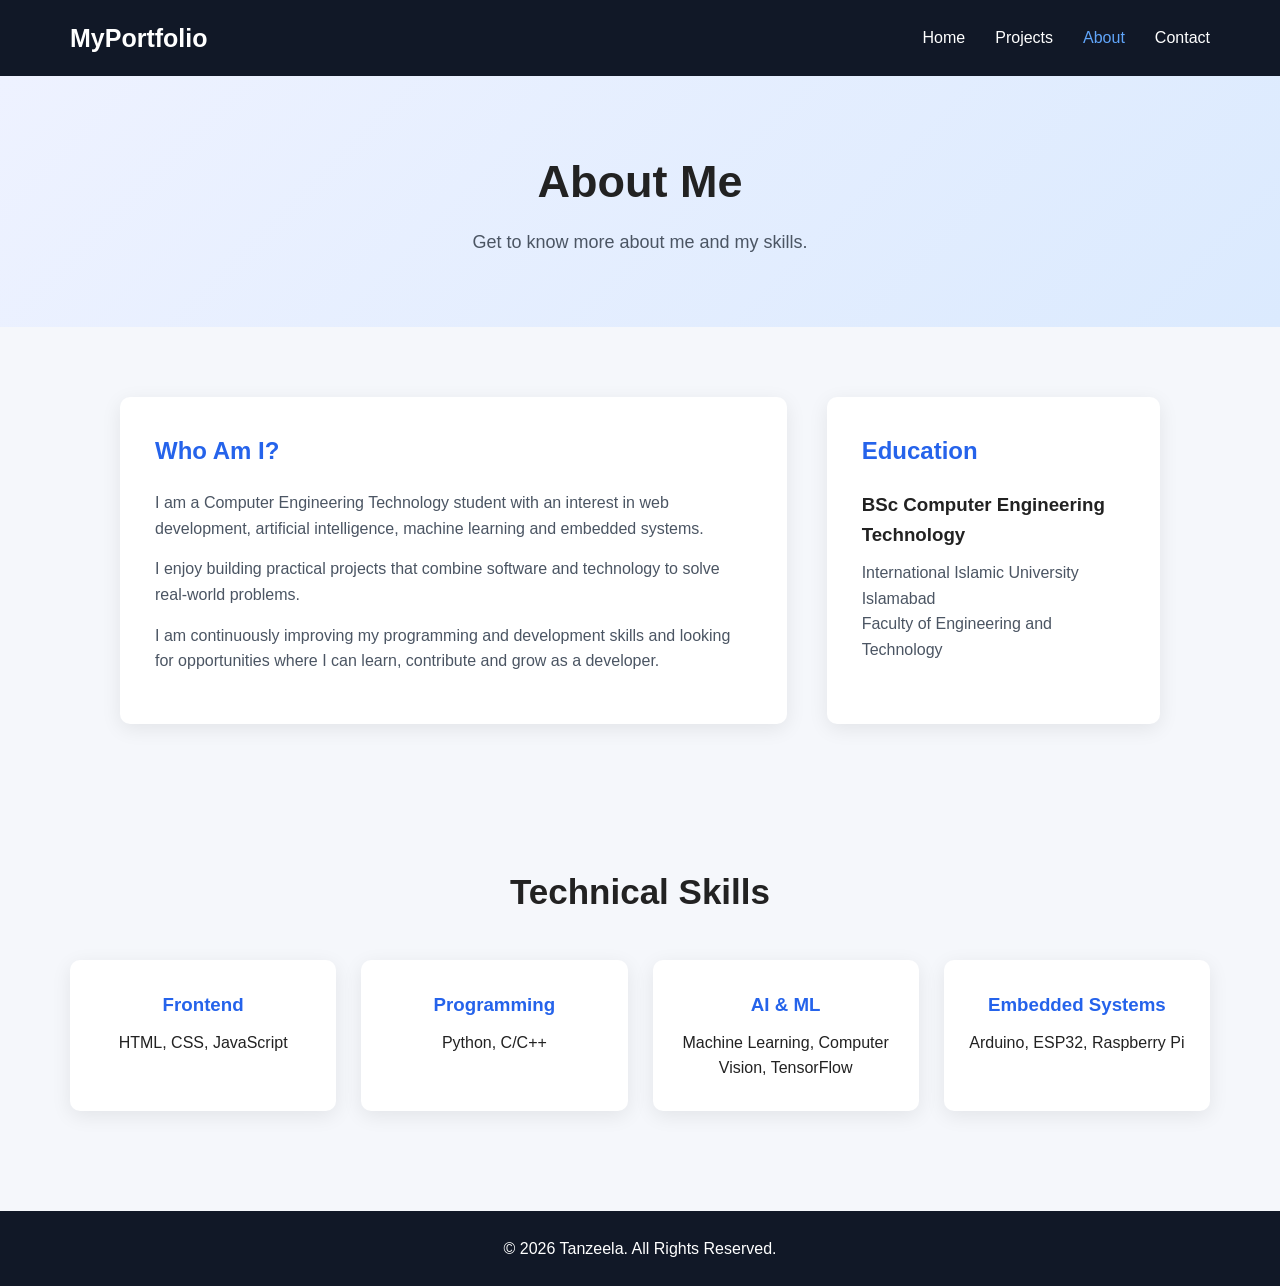
<file: about.html>
<!DOCTYPE html>
<html lang="en">
<head>
    <meta charset="UTF-8">
    <meta name="viewport" content="width=device-width, initial-scale=1.0">
    <title>My Portfolio | About</title>
    <link rel="stylesheet" href="style.css">
</head>

<body>

<header>
    <nav class="navbar">
        <div class="logo">MyPortfolio</div>

        <ul class="nav-links">
            <li><a href="index.html">Home</a></li>
            <li><a href="projects.html">Projects</a></li>
            <li><a href="about.html" class="active">About</a></li>
            <li><a href="contact.html">Contact</a></li>
        </ul>
    </nav>
</header>

<main>

    <section class="page-header">
        <h1>About Me</h1>
        <p>Get to know more about me and my skills.</p>
    </section>

    <section class="about-section">

        <div class="about-content">

            <div class="about-text">
                <h2>Who Am I?</h2>

                <p>
                    I am a Computer Engineering Technology student with an
                    interest in web development, artificial intelligence,
                    machine learning and embedded systems.
                </p>

                <p>
                    I enjoy building practical projects that combine software
                    and technology to solve real-world problems.
                </p>

                <p>
                    I am continuously improving my programming and development
                    skills and looking for opportunities where I can learn,
                    contribute and grow as a developer.
                </p>
            </div>

            <div class="education-box">

                <h2>Education</h2>

                <h3>BSc Computer Engineering Technology</h3>

                <p>
                    International Islamic University Islamabad
                </p>

                <p>
                    Faculty of Engineering and Technology
                </p>

            </div>

        </div>

    </section>

    <section class="skills-section">

        <h2>Technical Skills</h2>

        <div class="skills-container">

            <div class="skill-card">
                <h3>Frontend</h3>
                <p>HTML, CSS, JavaScript</p>
            </div>

            <div class="skill-card">
                <h3>Programming</h3>
                <p>Python, C/C++</p>
            </div>

            <div class="skill-card">
                <h3>AI & ML</h3>
                <p>Machine Learning, Computer Vision, TensorFlow</p>
            </div>

            <div class="skill-card">
                <h3>Embedded Systems</h3>
                <p>Arduino, ESP32, Raspberry Pi</p>
            </div>

        </div>

    </section>

</main>

<footer>
    <p>&copy; 2026 Tanzeela. All Rights Reserved.</p>
</footer>

</body>
</html>
</file>
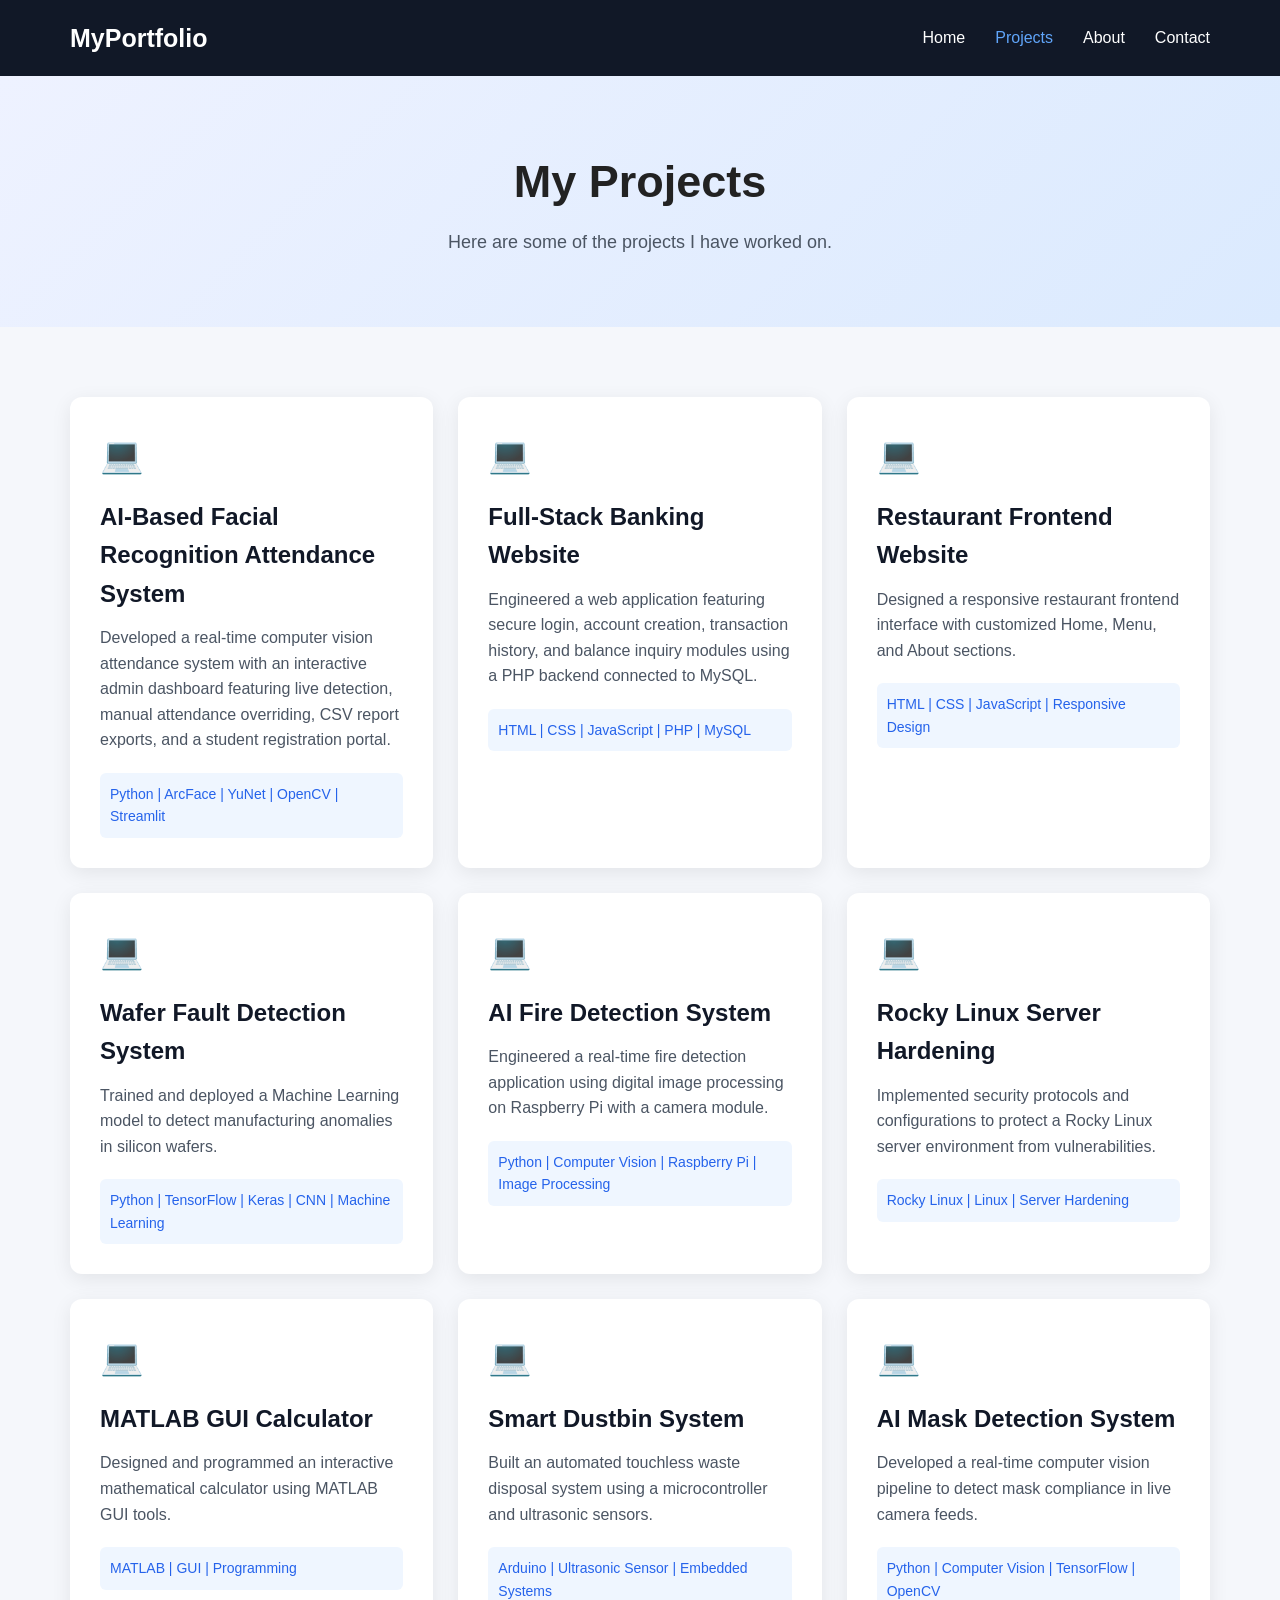
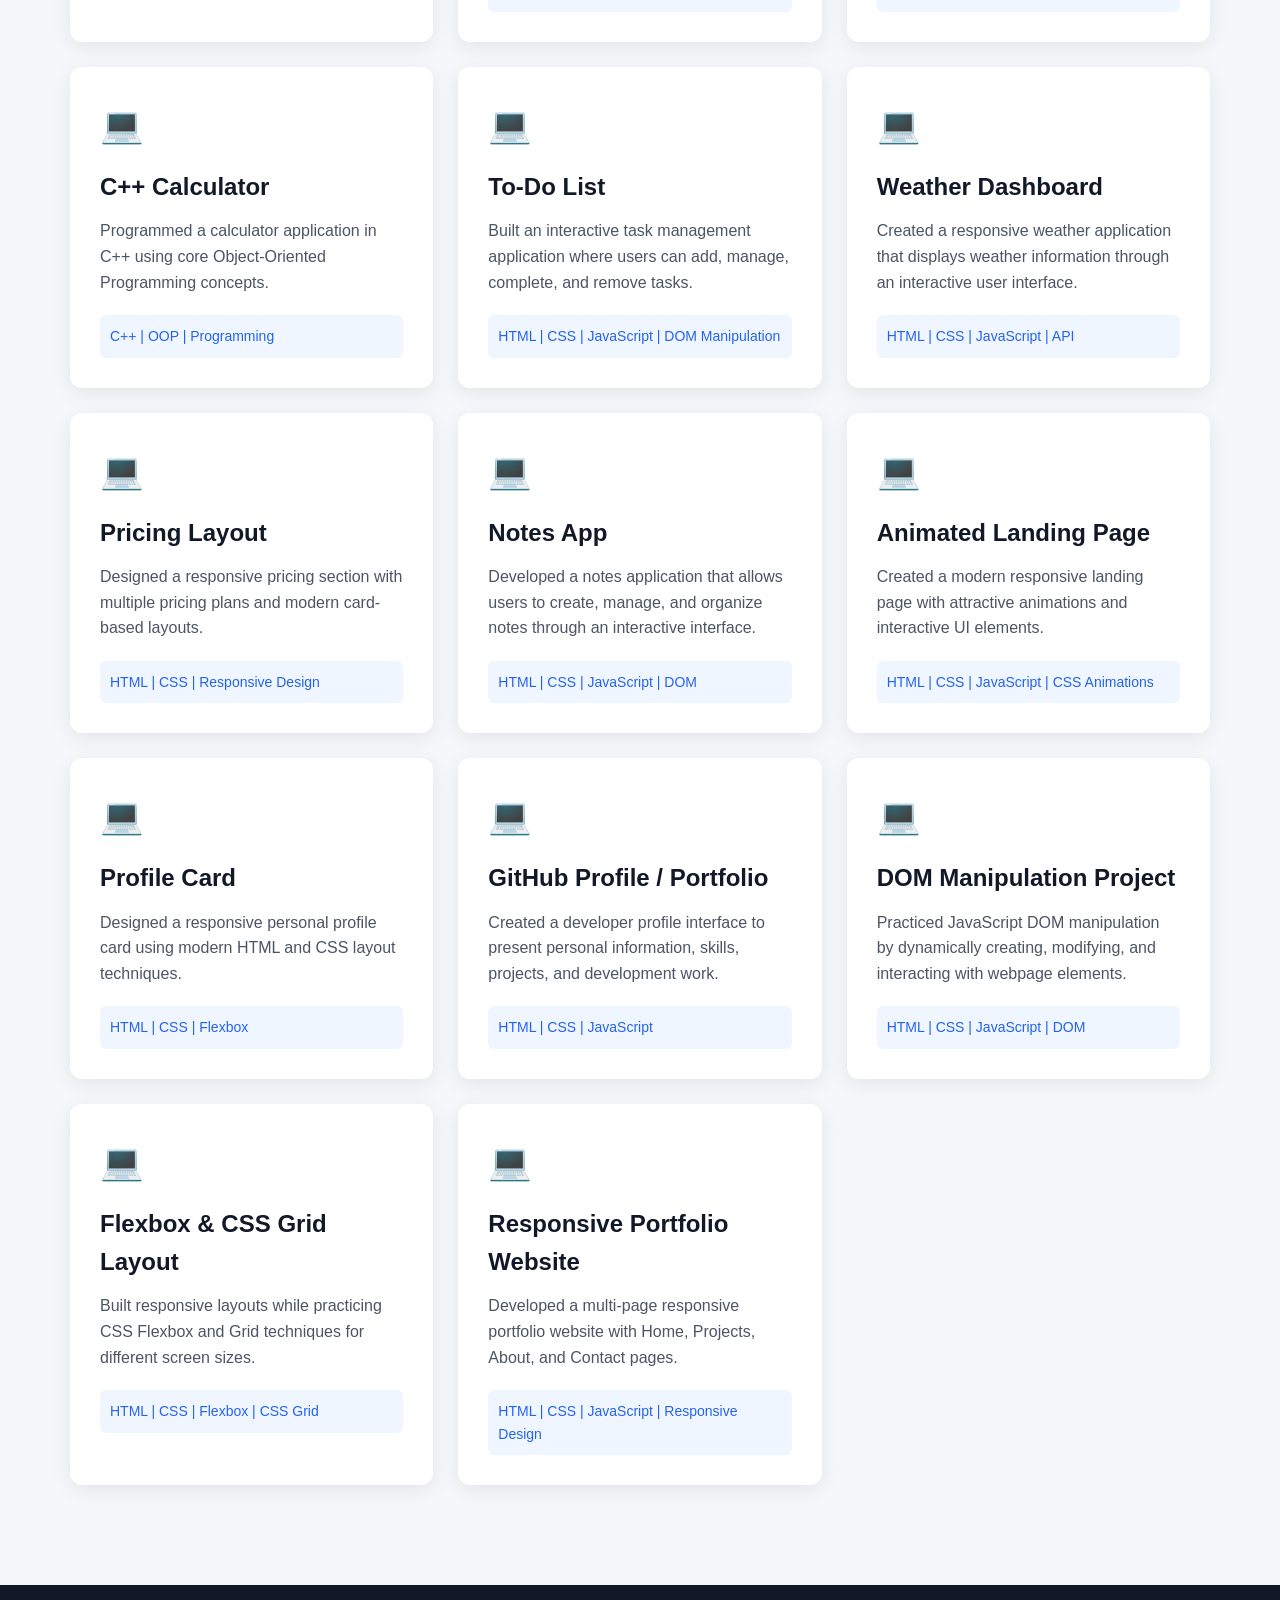
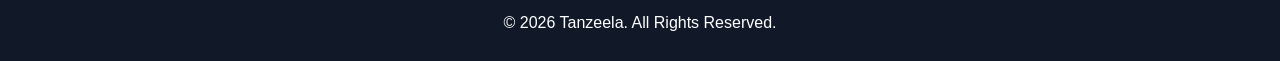
<file: projects.html>
<!DOCTYPE html>
<html lang="en">

<head>
    <meta charset="UTF-8">

    <meta name="viewport" content="width=device-width, initial-scale=1.0">

    <title>My Portfolio | Projects</title>

    <link rel="stylesheet" href="style.css">
</head>

<body>

    <!-- NAVBAR -->
    <header>

        <nav class="navbar">

            <div class="logo">
                MyPortfolio
            </div>

            <ul class="nav-links">

                <li>
                    <a href="index.html">Home</a>
                </li>

                <li>
                    <a href="projects.html" class="active">Projects</a>
                </li>

                <li>
                    <a href="about.html">About</a>
                </li>

                <li>
                    <a href="contact.html">Contact</a>
                </li>

            </ul>

        </nav>

    </header>


    <!-- PAGE HEADER -->

    <section class="page-header">

        <h1>My Projects</h1>

        <p>
            Here are some of the projects I have worked on.
        </p>

    </section>


    <!-- PROJECTS -->

    <main>

        <section class="projects-section">

            <div
                id="projectContainer"
                class="projects-container">
            </div>

        </section>

    </main>


    <!-- FOOTER -->

    <footer>

        <p>
            &copy; 2026 Tanzeela. All Rights Reserved.
        </p>

    </footer>


    <!-- JAVASCRIPT -->

    <script src="script.js"></script>

</body>

</html>
</file>
<file: style.css>
/* ========================================
   GLOBAL STYLES
======================================== */

* {
    margin: 0;
    padding: 0;
    box-sizing: border-box;
}


body {
    font-family: Arial, Helvetica, sans-serif;
    background-color: #f5f7fb;
    color: #222;
    line-height: 1.6;
}


a {
    text-decoration: none;
}


ul {
    list-style: none;
}


/* ========================================
   NAVBAR
======================================== */

header {
    background-color: #111827;
}


.navbar {
    max-width: 1200px;
    margin: auto;
    padding: 18px 30px;

    display: flex;
    justify-content: space-between;
    align-items: center;
}


.logo {
    color: white;
    font-size: 25px;
    font-weight: bold;
}


.nav-links {
    display: flex;
    gap: 30px;
}


.nav-links a {
    color: white;
    font-size: 16px;
    transition: 0.3s;
}


.nav-links a:hover,
.nav-links a.active {
    color: #60a5fa;
}


/* ========================================
   HERO
======================================== */

.hero {
    min-height: 75vh;

    display: flex;
    align-items: center;
    justify-content: center;

    padding: 60px 20px;

    background: linear-gradient(
        135deg,
        #eef2ff,
        #dbeafe
    );
}


.hero-content {
    max-width: 800px;
    text-align: center;
}


.welcome {
    color: #2563eb;
    font-weight: bold;
    letter-spacing: 2px;
    margin-bottom: 15px;
}


.hero h1 {
    font-size: 55px;
    margin-bottom: 10px;
}


.hero h1 span {
    color: #2563eb;
}


.hero h2 {
    font-size: 25px;
    margin-bottom: 20px;
    color: #374151;
}


.hero p {
    font-size: 18px;
    color: #4b5563;
}


.hero-buttons {
    margin-top: 30px;

    display: flex;
    justify-content: center;
    gap: 15px;
}


/* ========================================
   BUTTON
======================================== */

.btn {
    display: inline-block;

    background-color: #2563eb;
    color: white;

    padding: 12px 25px;

    border-radius: 7px;

    border: none;

    cursor: pointer;

    font-size: 16px;

    transition: 0.3s;
}


.btn:hover {
    background-color: #1d4ed8;
    transform: translateY(-2px);
}


.secondary-btn {
    background-color: #111827;
}


.secondary-btn:hover {
    background-color: #374151;
}


/* ========================================
   SKILLS
======================================== */

.skills-section {
    max-width: 1200px;
    margin: auto;

    padding: 70px 30px;
}


.skills-section > h2 {
    text-align: center;
    font-size: 35px;
    margin-bottom: 40px;
}


.skills-container {
    display: grid;

    grid-template-columns:
        repeat(4, 1fr);

    gap: 25px;
}


.skill-card {
    background-color: white;

    padding: 30px 20px;

    text-align: center;

    border-radius: 10px;

    box-shadow:
        0 5px 20px rgba(0, 0, 0, 0.08);

    transition: 0.3s;
}


.skill-card:hover {
    transform: translateY(-5px);
}


.skill-card h3 {
    color: #2563eb;
    margin-bottom: 10px;
}


/* ========================================
   PAGE HEADER
======================================== */

.page-header {
    background: linear-gradient(
        135deg,
        #eef2ff,
        #dbeafe
    );

    text-align: center;

    padding: 70px 20px;
}


.page-header h1 {
    font-size: 45px;
    margin-bottom: 10px;
}


.page-header p {
    color: #4b5563;
    font-size: 18px;
}


/* ========================================
   PROJECTS
======================================== */

.projects-section {
    max-width: 1200px;

    margin: auto;

    padding: 70px 30px;
}


.projects-container {
    display: grid;

    grid-template-columns:
        repeat(3, 1fr);

    gap: 25px;
}


.project-card {
    background-color: white;

    padding: 30px;

    border-radius: 12px;

    box-shadow:
        0 5px 20px rgba(0, 0, 0, 0.08);

    transition: 0.3s;
}


.project-card:hover {
    transform: translateY(-7px);

    box-shadow:
        0 10px 25px rgba(0, 0, 0, 0.12);
}


.project-icon {
    font-size: 35px;
    margin-bottom: 15px;
}


.project-card h2 {
    margin-bottom: 12px;
    color: #111827;
}


.project-card p {
    color: #4b5563;
    margin-bottom: 20px;
}


.technologies {
    background-color: #eff6ff;

    color: #2563eb;

    padding: 10px;

    border-radius: 6px;

    font-size: 14px;
}


/* ========================================
   ABOUT
======================================== */

.about-section {
    max-width: 1100px;

    margin: auto;

    padding: 70px 30px;
}


.about-content {
    display: grid;

    grid-template-columns:
        2fr 1fr;

    gap: 40px;
}


.about-text,
.education-box {
    background-color: white;

    padding: 35px;

    border-radius: 10px;

    box-shadow:
        0 5px 20px rgba(0, 0, 0, 0.08);
}


.about-text h2,
.education-box h2 {
    margin-bottom: 20px;

    color: #2563eb;
}


.about-text p {
    margin-bottom: 15px;

    color: #4b5563;
}


.education-box h3 {
    margin-bottom: 10px;
}


.education-box p {
    color: #4b5563;
}


/* ========================================
   CONTACT
======================================== */

.contact-section {
    max-width: 700px;

    margin: auto;

    padding: 70px 30px;
}


.contact-form {
    background-color: white;

    padding: 40px;

    border-radius: 12px;

    box-shadow:
        0 5px 20px rgba(0, 0, 0, 0.08);
}


.form-group {
    margin-bottom: 20px;
}


.form-group label {
    display: block;

    margin-bottom: 7px;

    font-weight: bold;
}


.form-group input,
.form-group textarea {
    width: 100%;

    padding: 12px;

    border: 1px solid #d1d5db;

    border-radius: 6px;

    font-size: 16px;

    font-family: inherit;

    outline: none;
}


.form-group input:focus,
.form-group textarea:focus {
    border-color: #2563eb;

    box-shadow:
        0 0 0 2px rgba(37, 99, 235, 0.1);
}


.form-group textarea {
    resize: vertical;
}


.form-group small {
    display: block;

    color: #dc2626;

    margin-top: 5px;
}


#successMessage {
    color: #16a34a;

    margin-top: 15px;

    font-weight: bold;
}


/* ========================================
   FOOTER
======================================== */

footer {
    background-color: #111827;

    color: white;

    text-align: center;

    padding: 25px;

    margin-top: 30px;
}


/* ========================================
   TABLET
======================================== */

@media (max-width: 900px) {

    .skills-container {
        grid-template-columns:
            repeat(2, 1fr);
    }


    .projects-container {
        grid-template-columns:
            repeat(2, 1fr);
    }


    .about-content {
        grid-template-columns: 1fr;
    }

}


/* ========================================
   MOBILE
======================================== */

@media (max-width: 600px) {

    .navbar {
        flex-direction: column;

        gap: 15px;

        padding: 20px;
    }


    .nav-links {
        flex-wrap: wrap;

        justify-content: center;

        gap: 15px;
    }


    .hero {
        min-height: auto;

        padding: 70px 20px;
    }


    .hero h1 {
        font-size: 38px;
    }


    .hero h2 {
        font-size: 20px;
    }


    .hero p {
        font-size: 16px;
    }


    .hero-buttons {
        flex-direction: column;

        align-items: center;
    }


    .skills-container {
        grid-template-columns: 1fr;
    }


    .projects-container {
        grid-template-columns: 1fr;
    }


    .page-header h1 {
        font-size: 35px;
    }


    .about-section,
    .projects-section,
    .skills-section,
    .contact-section {
        padding: 50px 20px;
    }


    .contact-form {
        padding: 25px;
    }

}
</file>
